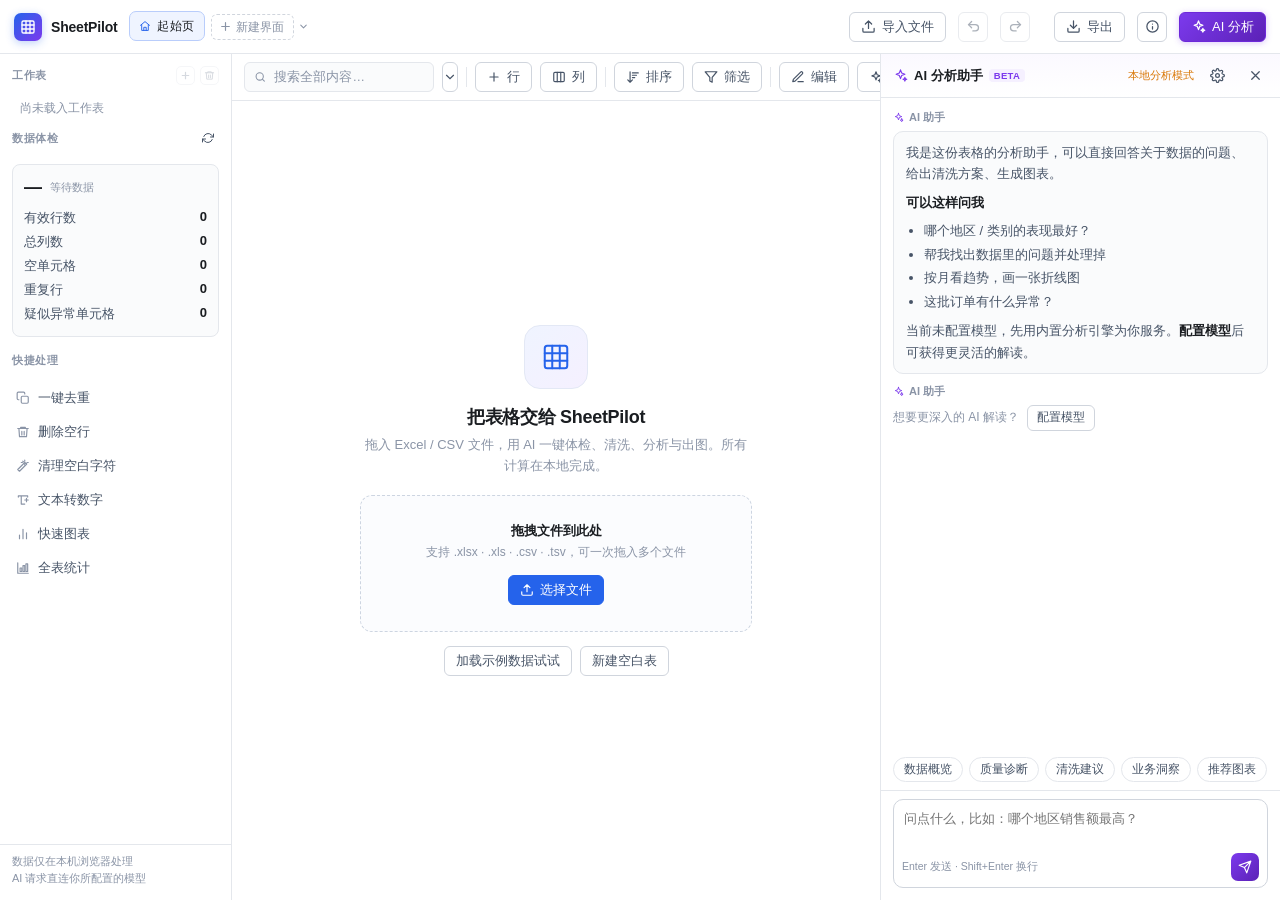
<file: 02_sheetpilot/index.html>
<!DOCTYPE html>
<html lang="zh-CN">
<head>
<meta charset="UTF-8" />
<meta name="viewport" content="width=device-width, initial-scale=1.0" />
<title>SheetPilot · Excel AI 处理工具</title>
<link rel="icon" href="data:image/svg+xml,%3Csvg xmlns='http://www.w3.org/2000/svg' viewBox='0 0 32 32'%3E%3Crect width='32' height='32' rx='7' fill='%232563eb'/%3E%3Cpath d='M7 11h18M7 16h18M7 21h18M12 7v18M20 7v18' stroke='white' stroke-width='1.6' fill='none'/%3E%3C/svg%3E" />
<link rel="stylesheet" href="styles.css" />
</head>
<body>
<svg width="0" height="0" style="position:absolute" aria-hidden="true">
  <defs>
    <symbol id="i-grid" viewBox="0 0 24 24"><rect x="3" y="3" width="18" height="18" rx="2"/><path d="M3 9h18M3 15h18M9 3v18M15 3v18"/></symbol>
    <symbol id="i-home" viewBox="0 0 24 24"><path d="M3 10.6 12 3.2l9 7.4"/><path d="M5.4 9.6V20.8h13.2V9.6"/><path d="M9.6 20.8v-6.2h4.8v6.2"/></symbol>
    <symbol id="i-upload" viewBox="0 0 24 24"><path d="M21 15v4a2 2 0 0 1-2 2H5a2 2 0 0 1-2-2v-4"/><path d="M17 8l-5-5-5 5M12 3v12"/></symbol>
    <symbol id="i-download" viewBox="0 0 24 24"><path d="M21 15v4a2 2 0 0 1-2 2H5a2 2 0 0 1-2-2v-4"/><path d="M7 10l5 5 5-5M12 15V3"/></symbol>
    <symbol id="i-undo" viewBox="0 0 24 24"><path d="M9 14L4 9l5-5"/><path d="M4 9h11a5 5 0 0 1 0 10h-4"/></symbol>
    <symbol id="i-redo" viewBox="0 0 24 24"><path d="M15 14l5-5-5-5"/><path d="M20 9H9a5 5 0 0 0 0 10h4"/></symbol>
    <symbol id="i-sparkles" viewBox="0 0 24 24"><path d="M12 3l1.9 5.1L19 10l-5.1 1.9L12 17l-1.9-5.1L5 10l5.1-1.9L12 3z"/><path d="M19 15l.9 2.1L22 18l-2.1.9L19 21l-.9-2.1L16 18l2.1-.9L19 15z"/></symbol>
    <symbol id="i-settings" viewBox="0 0 24 24"><circle cx="12" cy="12" r="3"/><path d="M19.4 15a1.65 1.65 0 0 0 .33 1.82l.06.06a2 2 0 1 1-2.83 2.83l-.06-.06a1.65 1.65 0 0 0-1.82-.33 1.65 1.65 0 0 0-1 1.51V21a2 2 0 1 1-4 0v-.09A1.65 1.65 0 0 0 9 19.4a1.65 1.65 0 0 0-1.82.33l-.06.06a2 2 0 1 1-2.83-2.83l.06-.06a1.65 1.65 0 0 0 .33-1.82 1.65 1.65 0 0 0-1.51-1H3a2 2 0 1 1 0-4h.09A1.65 1.65 0 0 0 4.6 9a1.65 1.65 0 0 0-.33-1.82l-.06-.06a2 2 0 1 1 2.83-2.83l.06.06A1.65 1.65 0 0 0 9 4.6a1.65 1.65 0 0 0 1-1.51V3a2 2 0 1 1 4 0v.09a1.65 1.65 0 0 0 1 1.51 1.65 1.65 0 0 0 1.82-.33l.06-.06a2 2 0 1 1 2.83 2.83l-.06.06A1.65 1.65 0 0 0 19.4 9a1.65 1.65 0 0 0 1.51 1H21a2 2 0 1 1 0 4h-.09a1.65 1.65 0 0 0-1.51 1z"/></symbol>
    <symbol id="i-search" viewBox="0 0 24 24"><circle cx="11" cy="11" r="7"/><path d="M20 20l-3.5-3.5"/></symbol>
    <symbol id="i-plus" viewBox="0 0 24 24"><path d="M12 5v14M5 12h14"/></symbol>
    <symbol id="i-trash" viewBox="0 0 24 24"><path d="M3 6h18M8 6V4h8v2M19 6l-1 14H6L5 6"/><path d="M10 11v6M14 11v6"/></symbol>
    <symbol id="i-filter" viewBox="0 0 24 24"><path d="M22 3H2l8 9.5V19l4 2v-8.5L22 3z"/></symbol>
    <symbol id="i-chart" viewBox="0 0 24 24"><path d="M18 20V10M12 20V4M6 20v-6"/></symbol>
    <symbol id="i-dedupe" viewBox="0 0 24 24"><rect x="9" y="9" width="12" height="12" rx="2"/><path d="M5 15H4a2 2 0 0 1-2-2V4a2 2 0 0 1 2-2h9a2 2 0 0 1 2 2v1"/></symbol>
    <symbol id="i-x" viewBox="0 0 24 24"><path d="M18 6L6 18M6 6l12 12"/></symbol>
    <symbol id="i-send" viewBox="0 0 24 24"><path d="M22 2L11 13M22 2l-7 20-4-9-9-4 20-7z"/></symbol>
    <symbol id="i-chev-left" viewBox="0 0 24 24"><path d="M15 18l-6-6 6-6"/></symbol>
    <symbol id="i-chev-right" viewBox="0 0 24 24"><path d="M9 18l6-6-6-6"/></symbol>
    <symbol id="i-chev-down" viewBox="0 0 24 24"><path d="M6 9l6 6 6-6"/></symbol>
    <symbol id="i-panel" viewBox="0 0 24 24"><rect x="3" y="3" width="18" height="18" rx="2"/><path d="M15 3v18"/></symbol>
    <symbol id="i-more" viewBox="0 0 24 24"><circle cx="12" cy="5" r="1"/><circle cx="12" cy="12" r="1"/><circle cx="12" cy="19" r="1"/></symbol>
    <symbol id="i-wand" viewBox="0 0 24 24"><path d="M15 4V2M15 10V8M11 6H9M21 6h-2M18.5 8.5L17 7M11.5 3.5L13 5"/><path d="M3 21l12-12 3 3L6 24z" transform="translate(0,-3)"/></symbol>
    <symbol id="i-check" viewBox="0 0 24 24"><path d="M20 6L9 17l-5-5"/></symbol>
    <symbol id="i-refresh" viewBox="0 0 24 24"><path d="M23 4v6h-6M1 20v-6h6"/><path d="M3.5 9a9 9 0 0 1 14.9-3.4L23 10M1 14l4.6 4.4A9 9 0 0 0 20.5 15"/></symbol>
    <symbol id="i-sort-asc" viewBox="0 0 24 24"><path d="M11 5h10M11 9h7M11 13h4M3 17l4 4 4-4M7 21V3"/></symbol>
    <symbol id="i-sort-desc" viewBox="0 0 24 24"><path d="M11 5h4M11 9h7M11 13h10M3 7l4-4 4 4M7 3v18"/></symbol>
    <symbol id="i-columns" viewBox="0 0 24 24"><rect x="3" y="4" width="18" height="16" rx="2"/><path d="M9 4v16M15 4v16"/></symbol>
    <symbol id="i-info" viewBox="0 0 24 24"><circle cx="12" cy="12" r="9"/><path d="M12 16v-4M12 8h.01"/></symbol>
    <symbol id="i-copy" viewBox="0 0 24 24"><rect x="9" y="9" width="12" height="12" rx="2"/><path d="M5 15H4a2 2 0 0 1-2-2V4a2 2 0 0 1 2-2h9a2 2 0 0 1 2 2v1"/></symbol>
    <symbol id="i-types" viewBox="0 0 24 24"><path d="M4 7V5h16v2M9 5v14M15 19h-6"/><path d="M15 12h6M18 9v6"/></symbol>
    <symbol id="i-stats" viewBox="0 0 24 24"><path d="M3 3v18h18"/><rect x="7" y="12" width="3" height="6"/><rect x="12" y="8" width="3" height="10"/><rect x="17" y="5" width="3" height="13"/></symbol>
    <symbol id="i-edit" viewBox="0 0 24 24"><path d="M12 20h9"/><path d="M16.5 3.5a2.1 2.1 0 0 1 3 3L7 19l-4 1 1-4z"/></symbol>
  </defs>
</svg>

<div class="app">
  <header class="topbar">
    <div class="brand">
      <div class="brand-mark"><svg width="16" height="16" fill="none" stroke="currentColor" stroke-width="2" stroke-linecap="round"><use href="#i-grid"/></svg></div>
      <div class="brand-name">SheetPilot<span>Excel + AI</span></div>
    </div>

    <div class="tabbar">
      <div class="file-tabs" id="fileTabs"></div>
      <button class="tab-add" id="btnNewTab" title="新建一个空白界面（Ctrl+T）">
        <svg width="13" height="13" fill="none" stroke="currentColor" stroke-width="2.2" stroke-linecap="round"><use href="#i-plus"/></svg>
        <span class="tab-add-tx">新建界面</span>
      </button>
      <button class="tab-more" id="btnNewMore" title="更多：导入文件 / 示例数据 / 在新窗口打开">
        <svg width="11" height="11" fill="none" stroke="currentColor" stroke-width="2.2" stroke-linecap="round" stroke-linejoin="round"><use href="#i-chev-down"/></svg>
      </button>
    </div>

    <button class="btn" id="btnImport"><svg width="15" height="15" fill="none" stroke="currentColor" stroke-width="2" stroke-linecap="round" stroke-linejoin="round"><use href="#i-upload"/></svg>导入文件</button>
    <button class="btn icon-only" id="btnUndo" title="撤销 (Ctrl+Z)" disabled><svg width="15" height="15" fill="none" stroke="currentColor" stroke-width="2" stroke-linecap="round" stroke-linejoin="round"><use href="#i-undo"/></svg></button>
    <button class="btn icon-only" id="btnRedo" title="重做 (Ctrl+Shift+Z)" disabled><svg width="15" height="15" fill="none" stroke="currentColor" stroke-width="2" stroke-linecap="round" stroke-linejoin="round"><use href="#i-redo"/></svg></button>
    <div class="divider"></div>
    <button class="btn" id="btnExport"><svg width="15" height="15" fill="none" stroke="currentColor" stroke-width="2" stroke-linecap="round" stroke-linejoin="round"><use href="#i-download"/></svg>导出</button>
    <button class="btn icon-only" id="btnHelp" title="使用说明"><svg width="15" height="15" fill="none" stroke="currentColor" stroke-width="2" stroke-linecap="round" stroke-linejoin="round"><use href="#i-info"/></svg></button>
    <button class="btn ai" id="btnAIToggle"><svg width="15" height="15" fill="none" stroke="currentColor" stroke-width="2" stroke-linecap="round" stroke-linejoin="round"><use href="#i-sparkles"/></svg>AI 分析</button>
    <input type="file" id="fileInput" accept=".xlsx,.xls,.xlsm,.csv,.txt,.tsv" multiple class="hidden" />
  </header>

  <div class="body">
    <!-- ============ sidebar ============ -->
    <aside class="sidebar" id="sidebar">
      <div class="side-section">
        <div class="side-label">
          <span>工作表</span>
          <span class="side-ops">
            <span id="sheetCount"></span>
            <button class="mini" id="btnAddSheet" title="新建工作表">
              <svg width="11" height="11" fill="none" stroke="currentColor" stroke-width="2.6" stroke-linecap="round"><use href="#i-plus"/></svg>
            </button>
            <button class="mini" id="btnDelSheet" title="删除当前工作表">
              <svg width="11" height="11" fill="none" stroke="currentColor" stroke-width="2" stroke-linecap="round" stroke-linejoin="round"><use href="#i-trash"/></svg>
            </button>
          </span>
        </div>
        <div class="sheet-list" id="sheetList"></div>
      </div>
      <div class="side-section" style="padding-top:0">
        <div class="side-label"><span>数据体检</span>
          <button class="btn ghost sm" id="btnRecheck" title="重新检测" style="height:20px;padding:0 4px"><svg width="12" height="12" fill="none" stroke="currentColor" stroke-width="2" stroke-linecap="round"><use href="#i-refresh"/></svg></button>
        </div>
      </div>
      <div class="health-card" id="healthCard">
        <div class="health-score">
          <div class="score-ring" id="healthScore">100<small>/100</small></div>
          <div style="font-size:11px;color:var(--muted);line-height:1.4" id="healthNote">等待数据</div>
        </div>
        <div class="health-row"><span>有效行数</span><b id="hRows">0</b></div>
        <div class="health-row"><span>总列数</span><b id="hCols">0</b></div>
        <div class="health-row"><span>空单元格</span><b id="hEmpty">0</b></div>
        <div class="health-row"><span>重复行</span><b id="hDup">0</b></div>
        <div class="health-row"><span>疑似异常单元格</span><b id="hOutlier">0</b></div>
      </div>
      <div class="side-label" style="padding:4px 12px 6px">快捷处理</div>
      <div class="quick-actions">
        <button class="qa" data-action="dedupe"><svg width="14" height="14" fill="none" stroke="currentColor" stroke-width="2" stroke-linecap="round" stroke-linejoin="round"><use href="#i-dedupe"/></svg>一键去重</button>
        <button class="qa" data-action="dropEmpty"><svg width="14" height="14" fill="none" stroke="currentColor" stroke-width="2" stroke-linecap="round" stroke-linejoin="round"><use href="#i-trash"/></svg>删除空行</button>
        <button class="qa" data-action="trim"><svg width="14" height="14" fill="none" stroke="currentColor" stroke-width="2" stroke-linecap="round" stroke-linejoin="round"><use href="#i-wand"/></svg>清理空白字符</button>
        <button class="qa" data-action="numeric"><svg width="14" height="14" fill="none" stroke="currentColor" stroke-width="2" stroke-linecap="round" stroke-linejoin="round"><use href="#i-types"/></svg>文本转数字</button>
        <button class="qa" data-action="chart"><svg width="14" height="14" fill="none" stroke="currentColor" stroke-width="2" stroke-linecap="round" stroke-linejoin="round"><use href="#i-chart"/></svg>快速图表</button>
        <button class="qa" data-action="stats"><svg width="14" height="14" fill="none" stroke="currentColor" stroke-width="2" stroke-linecap="round" stroke-linejoin="round"><use href="#i-stats"/></svg>全表统计</button>
      </div>
      <div style="flex:1"></div>
      <div style="padding:8px 12px 12px;border-top:1px solid var(--border);color:var(--muted);font-size:11px;line-height:1.6">
        数据仅在本机浏览器处理<br/>AI 请求直连你所配置的模型
      </div>
    </aside>

    <!-- ============ main ============ -->
    <section class="main">
      <div class="toolbar">
        <div class="search-box">
          <svg width="14" height="14" fill="none" stroke="currentColor" stroke-width="2" stroke-linecap="round"><use href="#i-search"/></svg>
          <input type="text" id="globalSearch" placeholder="搜索全部内容…" />
        </div>
        <button class="btn icon-only" id="btnFindNext" title="下一个匹配"><svg width="14" height="14" fill="none" stroke="currentColor" stroke-width="2" stroke-linecap="round"><use href="#i-chev-down"/></svg></button>
        <div class="divider"></div>
        <button class="btn" id="btnAddRow"><svg width="14" height="14" fill="none" stroke="currentColor" stroke-width="2" stroke-linecap="round"><use href="#i-plus"/></svg>行</button>
        <button class="btn" id="btnAddCol"><svg width="14" height="14" fill="none" stroke="currentColor" stroke-width="2" stroke-linecap="round"><use href="#i-columns"/></svg>列</button>
        <div class="divider"></div>
        <button class="btn" id="btnSortAsc"><svg width="14" height="14" fill="none" stroke="currentColor" stroke-width="2" stroke-linecap="round" stroke-linejoin="round"><use href="#i-sort-asc"/></svg>排序</button>
        <button class="btn" id="btnFilterAll"><svg width="14" height="14" fill="none" stroke="currentColor" stroke-width="2" stroke-linecap="round" stroke-linejoin="round"><use href="#i-filter"/></svg>筛选<span id="filterCount" class="type-tag num" style="display:none"></span></button>
        <button class="btn" id="btnClearFilters" style="display:none">清除筛选</button>
        <div class="divider"></div>
        <button class="btn" id="btnEditMode" title="编辑模式：开启后单击单元格即可直接修改内容（关闭时双击修改）"><svg width="14" height="14" fill="none" stroke="currentColor" stroke-width="2" stroke-linecap="round" stroke-linejoin="round"><use href="#i-edit"/></svg>编辑</button>
        <button class="btn" id="btnAIQuick"><svg width="14" height="14" fill="none" stroke="currentColor" stroke-width="2" stroke-linecap="round" stroke-linejoin="round"><use href="#i-sparkles"/></svg>智能洞察</button>
        <div class="pager" id="pager">
          <span class="page-info" id="pageInfo">—</span>
          <button id="btnPrev"><svg width="14" height="14" fill="none" stroke="currentColor" stroke-width="2" stroke-linecap="round"><use href="#i-chev-left"/></svg></button>
          <button id="btnNext"><svg width="14" height="14" fill="none" stroke="currentColor" stroke-width="2" stroke-linecap="round"><use href="#i-chev-right"/></svg></button>
          <select id="pageSize" style="height:26px;border:1px solid var(--border);border-radius:5px;background:#fff;font-size:11.5px;padding:0 2px">
            <option value="25">25</option><option value="50" selected>50</option><option value="100">100</option><option value="200">200</option>
          </select>
        </div>
      </div>

      <div class="blank-hint" id="blankHint">
        <svg width="13" height="13" fill="none" stroke="currentColor" stroke-width="1.8" stroke-linecap="round" stroke-linejoin="round"><use href="#i-grid"/></svg>
        <span>这是一张空白工作表</span>
        <span class="bh-tip">双击任意单元格直接录入，或用上方「导入文件」打开一张表</span>
      </div>

      <div class="table-wrap" id="tableWrap">
        <table class="grid" id="grid"></table>
        <div class="empty-state" id="emptyState">
          <div class="empty-inner">
            <div class="empty-icon"><svg width="30" height="30" fill="none" stroke="currentColor" stroke-width="1.6" stroke-linecap="round" stroke-linejoin="round"><use href="#i-grid"/></svg></div>
            <h2>把表格交给 SheetPilot</h2>
            <p>拖入 Excel / CSV 文件，用 AI 一键体检、清洗、分析与出图。所有计算在本地完成。</p>
            <div class="drop-zone" id="dropZone">
              <div class="dz-main">拖拽文件到此处</div>
              <div class="dz-sub">支持 .xlsx · .xls · .csv · .tsv，可一次拖入多个文件</div>
              <button class="btn primary" id="btnPick"><svg width="14" height="14" fill="none" stroke="currentColor" stroke-width="2" stroke-linecap="round" stroke-linejoin="round"><use href="#i-upload"/></svg>选择文件</button>
            </div>
            <div class="empty-row">
              <button class="btn" id="btnSample">加载示例数据试试</button>
              <button class="btn" id="btnBlank">新建空白表</button>
            </div>
            <div class="panel-tip" id="panelTip" style="display:none"></div>
          </div>
        </div>
      </div>
    </section>

    <!-- ============ AI panel ============ -->
    <aside class="ai-panel" id="aiPanel">
      <div class="ai-head">
        <div class="t">
          <svg width="15" height="15" fill="none" stroke="currentColor" stroke-width="1.8" stroke-linecap="round" stroke-linejoin="round" style="color:var(--ai)"><use href="#i-sparkles"/></svg>
          AI 分析助手 <span class="badge">BETA</span>
        </div>
        <span class="ai-model" id="aiModelTag">未配置</span>
        <button class="btn ghost icon-only" id="btnAISettings" title="模型设置"><svg width="15" height="15" fill="none" stroke="currentColor" stroke-width="2" stroke-linecap="round" stroke-linejoin="round"><use href="#i-settings"/></svg></button>
        <button class="btn ghost icon-only" id="btnAIClose" title="收起"><svg width="15" height="15" fill="none" stroke="currentColor" stroke-width="2" stroke-linecap="round"><use href="#i-x"/></svg></button>
      </div>
      <div class="ai-body" id="aiBody"></div>
      <div class="quick-chips" id="quickChips">
        <button class="chip" data-prompt="overview">数据概览</button>
        <button class="chip" data-prompt="quality">质量诊断</button>
        <button class="chip" data-prompt="clean">清洗建议</button>
        <button class="chip" data-prompt="insight">业务洞察</button>
        <button class="chip" data-prompt="chart">推荐图表</button>
      </div>
      <div class="ai-input-wrap">
        <div class="ai-input-box">
          <textarea id="aiInput" rows="1" placeholder="问点什么，比如：哪个地区销售额最高？"></textarea>
          <div class="ai-input-foot">
            <span class="hint">Enter 发送 · Shift+Enter 换行</span>
            <button class="send-btn" id="btnSend" title="发送"><svg width="14" height="14" fill="none" stroke="currentColor" stroke-width="2" stroke-linecap="round" stroke-linejoin="round"><use href="#i-send"/></svg></button>
          </div>
        </div>
      </div>
    </aside>
  </div>
</div>

<div class="toast-wrap" id="toastWrap"></div>
<div id="layerRoot"></div>

<script src="vendor/xlsx.full.min.js"></script>
<script src="app.js"></script>
<script src="ai.js"></script>
</body>
</html>
</file>
<file: 02_sheetpilot/styles.css>
:root {
  --bg: #f5f6f8;
  --panel: #ffffff;
  --panel-2: #fafbfc;
  --border: #e4e7ec;
  --border-strong: #d0d5dd;
  --text: #1a1d21;
  --text-2: #475467;
  --muted: #8a94a6;
  --primary: #2563eb;
  --primary-soft: #eff4ff;
  --ai: #7c3aed;
  --ai-soft: #f5f0ff;
  --green: #0f9d58;
  --red: #dc2626;
  --amber: #d97706;
  --shadow-sm: 0 1px 2px rgba(16, 24, 40, .06);
  --shadow: 0 4px 16px rgba(16, 24, 40, .08);
  --shadow-lg: 0 12px 40px rgba(16, 24, 40, .16);
  --radius: 8px;
  --font: "Inter", -apple-system, BlinkMacSystemFont, "Segoe UI", "PingFang SC", "Microsoft YaHei", sans-serif;
  --mono: "SFMono-Regular", "JetBrains Mono", Consolas, "Courier New", monospace;
}

* { box-sizing: border-box; }
html, body { height: 100%; margin: 0; }
body {
  font-family: var(--font);
  background: var(--bg);
  color: var(--text);
  font-size: 13px;
  -webkit-font-smoothing: antialiased;
  overflow: hidden;
}
button, input, select, textarea { font-family: inherit; font-size: inherit; color: inherit; }
button { cursor: pointer; }
::-webkit-scrollbar { width: 10px; height: 10px; }
::-webkit-scrollbar-thumb { background: #c9cfd9; border-radius: 6px; border: 2px solid transparent; background-clip: padding-box; }
::-webkit-scrollbar-thumb:hover { background: #adb5c2; background-clip: padding-box; border: 2px solid transparent; }
::-webkit-scrollbar-track { background: transparent; }

/* ---------- app shell ---------- */
.app { height: 100vh; display: flex; flex-direction: column; }

.topbar {
  height: 54px;
  flex: 0 0 54px;
  background: var(--panel);
  border-bottom: 1px solid var(--border);
  display: flex;
  align-items: center;
  gap: 12px;
  padding: 0 14px;
  z-index: 30;
}
.brand { display: flex; align-items: center; gap: 9px; user-select: none; flex: 0 0 auto; white-space: nowrap; }
.brand-mark {
  width: 28px; height: 28px; border-radius: 7px;
  background: linear-gradient(135deg, #2563eb, #7c3aed);
  display: grid; place-items: center; color: #fff;
  box-shadow: 0 2px 8px rgba(37, 99, 235, .3);
}
.brand-name { font-weight: 700; font-size: 14px; letter-spacing: -.2px; }
.brand-name span { color: var(--muted); font-weight: 500; margin-left: 5px; font-size: 12px; }

/* ============ 多文件标签栏 ============ */
.tabbar { display: flex; align-items: center; gap: 6px; flex: 1 1 auto; min-width: 0; }
.file-tabs {
  display: flex; align-items: center; gap: 5px;
  min-width: 0; overflow-x: auto; overflow-y: hidden;
  padding: 3px 0 4px;
  scrollbar-width: thin;
}
.file-tabs::-webkit-scrollbar { height: 3px; }
.file-tabs::-webkit-scrollbar-thumb { background: var(--border-strong); border-radius: 3px; }
.file-tabs::-webkit-scrollbar-track { background: transparent; }

.file-tab {
  display: flex; align-items: center; gap: 6px;
  height: 30px; padding: 0 5px 0 9px;
  background: var(--panel-2);
  border: 1px solid var(--border);
  border-radius: 7px;
  color: var(--text-2);
  font-size: 12px;
  flex: 0 0 auto;
  max-width: 250px;
  cursor: pointer;
  user-select: none;
  transition: background .12s, border-color .12s, color .12s;
}
.file-tab:hover { background: #f2f4f7; }
.file-tab.active {
  background: var(--primary-soft);
  border-color: #b9cdfb;
  color: var(--text);
  font-weight: 600;
}
.file-tab > svg { flex: 0 0 auto; color: var(--muted); }
.file-tab.active > svg { color: var(--primary); }
.file-tab .name {
  overflow: hidden; text-overflow: ellipsis; white-space: nowrap;
  max-width: 132px;
}
.file-tab .stat { font-size: 10.5px; color: var(--muted); font-weight: 400; flex: 0 0 auto; letter-spacing: -.2px; }
.file-tab .dirty {
  width: 5px; height: 5px; border-radius: 50%; background: var(--amber);
  flex: 0 0 auto; margin-left: -2px;
}
.file-tab .tx {
  width: 17px; height: 17px; padding: 0; border: 0; border-radius: 4px;
  background: transparent; color: var(--muted);
  display: grid; place-items: center; cursor: pointer;
  flex: 0 0 auto; opacity: 0; transition: opacity .12s, background .12s, color .12s;
}
.file-tab:hover .tx, .file-tab.active .tx { opacity: 1; }
.file-tab .tx:hover { background: rgba(16, 24, 40, .08); color: var(--red); }

/* 起始页标签：常驻最左侧，随时可以切回空状态 */
.file-tab.home { padding-right: 10px; color: var(--muted); }
.file-tab.home .name { max-width: none; font-weight: 500; letter-spacing: .2px; }
.file-tab.home.active { color: var(--text); font-weight: 600; }
.file-tab.home.active > svg { color: var(--primary); }

.tab-add {
  height: 26px; flex: 0 0 auto;
  display: inline-flex; align-items: center; gap: 4px;
  padding: 0 9px 0 7px; border-radius: 6px;
  background: transparent;
  border: 1px dashed var(--border-strong);
  color: var(--muted);
  cursor: pointer;
  transition: all .12s;
}
.tab-add-tx { font-size: 12px; line-height: 1; white-space: nowrap; }
.tab-add:hover { background: var(--panel-2); border-color: var(--primary); color: var(--primary); }

/* 加号旁的小箭头：收起全部入口到一个下拉里 */
.tab-more {
  width: 15px; height: 26px; flex: 0 0 auto;
  display: grid; place-items: center;
  margin-left: -4px;
  padding: 0; border-radius: 5px;
  background: transparent; border: 0;
  color: var(--muted);
  cursor: pointer;
  transition: color .12s, background .12s;
}
.tab-more:hover { background: var(--panel-2); color: var(--primary); }

/* 头部按钮不随标签栏挤压 */
.topbar > .btn { flex: 0 0 auto; }

/* 窄屏：收起品牌副标题，把空间留给文件标签 */
@media (max-width: 1460px) {
  .brand-name span { display: none; }
}
/* 更窄（如内置浏览器侧栏）：只留图标，保证「新建界面」四个字和标签都放得下 */
@media (max-width: 900px) {
  .brand-name { display: none; }
  .brand { gap: 0; }
}
@media (max-width: 1180px) {
  .file-tab .stat { display: none; }
}

.spacer { flex: 1; }

.btn {
  display: inline-flex; align-items: center; gap: 6px;
  height: 30px; padding: 0 11px;
  background: var(--panel);
  border: 1px solid var(--border-strong);
  border-radius: 6px;
  color: var(--text-2);
  font-weight: 500;
  white-space: nowrap;
  transition: background .12s, border-color .12s, color .12s;
}
.btn:hover { background: #f9fafb; border-color: #b8c0cc; color: var(--text); }
.btn:active { background: #f2f4f7; }
.btn:disabled { opacity: .45; cursor: not-allowed; }
.btn.icon-only { padding: 0; width: 30px; justify-content: center; }
.btn.primary { background: var(--primary); border-color: var(--primary); color: #fff; }
.btn.primary:hover { background: #1d4ed8; border-color: #1d4ed8; color: #fff; }
.btn.ai {
  background: linear-gradient(135deg, #7c3aed, #5b21b6);
  border-color: #6d28d9; color: #fff;
  box-shadow: 0 1px 6px rgba(124, 58, 237, .28);
}
.btn.ai:hover { filter: brightness(1.06); color: #fff; }
.btn.ghost { border-color: transparent; background: transparent; }
.btn.ghost:hover { background: #f2f4f7; border-color: transparent; }
.btn.sm { height: 26px; padding: 0 9px; font-size: 12px; }
.btn.active { background: var(--primary-soft); border-color: #bfd3ff; color: var(--primary); }

/* ---------- body layout ---------- */
.body { flex: 1; display: flex; min-height: 0; }

.sidebar {
  width: 232px; flex: 0 0 232px;
  background: var(--panel);
  border-right: 1px solid var(--border);
  display: flex; flex-direction: column;
  min-height: 0;
  transition: margin-left .2s ease;
}
.sidebar.collapsed { margin-left: -232px; }
.side-section { padding: 12px 12px 4px; }
.side-label {
  font-size: 11px; font-weight: 600; color: var(--muted);
  text-transform: uppercase; letter-spacing: .6px;
  margin-bottom: 8px; display: flex; justify-content: space-between; align-items: center;
}
.sheet-list { display: flex; flex-direction: column; gap: 2px; overflow-y: auto; max-height: 240px; }

/* 工作表标题行右侧的新建 / 删除 */
.side-ops { display: flex; align-items: center; gap: 5px; }
.side-ops #sheetCount { margin-right: 1px; }
.mini {
  width: 19px; height: 19px; padding: 0;
  display: grid; place-items: center;
  border: 1px solid var(--border); border-radius: 5px;
  background: var(--panel); color: var(--muted);
  cursor: pointer; transition: all .12s;
}
.mini:hover { border-color: var(--primary); color: var(--primary); background: var(--primary-soft); }
.mini:active { transform: scale(.94); }
.mini:disabled { opacity: .35; cursor: not-allowed; }
.mini:disabled:hover { border-color: var(--border); color: var(--muted); background: var(--panel); }
.sheet-item {
  display: flex; align-items: center; gap: 8px;
  padding: 7px 8px; border-radius: 6px; cursor: pointer;
  color: var(--text-2); border: 1px solid transparent;
}
.sheet-item:hover { background: var(--panel-2); }
.sheet-item.active { background: var(--primary-soft); color: var(--primary); border-color: #dbe6ff; font-weight: 600; }
.sheet-item .meta { margin-left: auto; font-size: 11px; color: var(--muted); font-weight: 400; }

.health-card {
  margin: 4px 12px 12px; padding: 10px 11px;
  background: var(--panel-2); border: 1px solid var(--border);
  border-radius: var(--radius);
}
.health-row { display: flex; justify-content: space-between; padding: 3px 0; color: var(--text-2); }
.health-row b { color: var(--text); font-weight: 600; }
.health-row .bad { color: var(--red); }
.health-row .warn { color: var(--amber); }
.health-score {
  display: flex; align-items: center; gap: 8px;
  margin: 2px 0 8px;
}
.score-ring { font-weight: 700; font-size: 18px; letter-spacing: -.5px; }
.score-ring small { font-size: 11px; color: var(--muted); font-weight: 500; }

.quick-actions { display: flex; flex-direction: column; gap: 2px; padding: 0 8px 12px; }
.quick-actions .qa {
  display: flex; align-items: center; gap: 8px;
  padding: 7px 8px; border-radius: 6px; border: none; background: transparent;
  color: var(--text-2); text-align: left; width: 100%;
}
.quick-actions .qa:hover { background: var(--panel-2); color: var(--text); }
.quick-actions .qa svg { color: var(--muted); flex: 0 0 auto; }

/* ---------- main ---------- */
.main { flex: 1; display: flex; flex-direction: column; min-width: 0; min-height: 0; position: relative; }

.toolbar {
  display: flex; align-items: center; gap: 8px;
  padding: 8px 12px;
  background: var(--panel);
  border-bottom: 1px solid var(--border);
  flex-wrap: nowrap;
  overflow-x: auto;
  scrollbar-width: none;
}
.toolbar::-webkit-scrollbar { display: none; }
.toolbar .divider { width: 1px; height: 20px; background: var(--border); flex: 0 0 auto; }

.search-box {
  display: flex; align-items: center; gap: 6px;
  height: 30px; padding: 0 9px;
  background: var(--panel-2);
  border: 1px solid var(--border);
  border-radius: 6px;
  width: 190px; flex: 0 0 auto;
  color: var(--muted);
}
.search-box:focus-within { border-color: #9db8ff; background: #fff; box-shadow: 0 0 0 3px rgba(37,99,235,.08); }
.search-box input { border: none; background: transparent; outline: none; width: 100%; font-size: 12.5px; color: var(--text); }
.search-box input::placeholder { color: var(--muted); }

.pager { display: flex; align-items: center; gap: 4px; margin-left: auto; flex: 0 0 auto; color: var(--text-2); }
.pager .page-info { font-size: 12px; padding: 0 6px; color: var(--text-2); font-variant-numeric: tabular-nums; }
.pager button {
  width: 24px; height: 24px; border-radius: 5px; border: 1px solid var(--border);
  background: #fff; display: grid; place-items: center; color: var(--text-2);
}
.pager button:disabled { opacity: .4; cursor: default; }
.pager button:not(:disabled):hover { background: var(--panel-2); }

/* ---------- table ---------- */
/* 全新空白工作表顶部的轻提示（有数据后自动隐藏） */
.blank-hint {
  display: none; align-items: center; gap: 8px;
  padding: 7px 12px;
  font-size: 11.5px; color: var(--text-2);
  background: var(--panel-2);
  border-bottom: 1px solid var(--border);
}
.blank-hint svg { flex: 0 0 auto; color: var(--primary); }
.blank-hint .bh-tip { color: var(--muted); }

.table-wrap { flex: 1; overflow: auto; position: relative; background: var(--panel); }

/* 编辑模式：单击单元格即可改，光标与悬停给出提示 */
.table-wrap.edit-mode td[data-c] { cursor: text; }
.table-wrap.edit-mode td[data-c]:hover { background: #f4f8ff; box-shadow: inset 0 0 0 1px #c7dbff; }
table.grid { border-collapse: separate; border-spacing: 0; table-layout: fixed; }
table.grid thead th {
  position: sticky; top: 0; z-index: 5;
  background: #f8f9fb;
  border-bottom: 1px solid var(--border-strong);
  border-right: 1px solid var(--border);
  padding: 0; height: 56px; vertical-align: bottom;
  font-weight: 600; color: var(--text-2);
  user-select: none;
}
table.grid thead th.corner {
  width: 46px; min-width: 46px;
  position: sticky; left: 0; z-index: 8;
  background: #f4f6f9; color: var(--muted); font-size: 11px;
  text-align: center; vertical-align: middle;
}
.th-inner { padding: 6px 8px 5px; display: flex; flex-direction: column; gap: 2px; }
.th-col { font-size: 10.5px; color: var(--muted); font-weight: 600; letter-spacing: .3px; display: flex; align-items: center; gap: 4px; }
.th-name { display: flex; align-items: center; gap: 3px; font-size: 12.5px; color: var(--text); }
.th-name .txt { overflow: hidden; text-overflow: ellipsis; white-space: nowrap; max-width: 100%; }
.th-menu-btn {
  border: none; background: transparent; padding: 0 2px; border-radius: 4px;
  color: var(--muted); display: grid; place-items: center; opacity: 0;
  transition: opacity .1s;
}
th:hover .th-menu-btn { opacity: 1; }
.th-menu-btn:hover { background: #e8ecf2; color: var(--text); }
.th-tools { display: flex; gap: 2px; align-items: center; margin-left: auto; }
.type-tag {
  font-size: 9.5px; padding: 1px 4px; border-radius: 3px; font-weight: 600;
  letter-spacing: .2px; text-transform: uppercase;
}
.type-tag.num { background: #e8f2ff; color: #1e63c9; }
.type-tag.text { background: #f0f2f5; color: #5a6577; }
.type-tag.date { background: #e9f7ef; color: #0d7a45; }
.type-tag.empty { background: #fdf1e7; color: #a85a10; }
.sort-ind { color: var(--primary); font-size: 10px; }

table.grid tbody td {
  border-bottom: 1px solid #eff1f4;
  border-right: 1px solid #f2f4f7;
  padding: 0 8px; height: 32px;
  white-space: nowrap; overflow: hidden; text-overflow: ellipsis;
  color: var(--text); background: var(--panel);
}
table.grid tbody tr:nth-child(even) td { background: #fcfcfd; }
table.grid tbody tr:hover td { background: #f5f8ff; }
table.grid tbody td.rowhead {
  position: sticky; left: 0; z-index: 4;
  background: #f8f9fb; color: var(--muted);
  text-align: center; font-size: 11px; font-variant-numeric: tabular-nums;
  border-right: 1px solid var(--border);
  cursor: default;
}
table.grid tbody tr:hover td.rowhead { background: #eef2f9; }
table.grid tbody td.cell-selected { background: #e8f0ff !important; box-shadow: inset 0 0 0 2px #a7c1ff; }
table.grid tbody td.cell-active { box-shadow: inset 0 0 0 2px var(--primary); background: #fff !important; }
table.grid tbody td.is-null { color: #c3c9d4; font-style: italic; }
table.grid tbody td.editing { padding: 0; box-shadow: inset 0 0 0 2px var(--primary); }
table.grid tbody td input.cell-input {
  width: 100%; height: 100%; border: none; outline: none;
  padding: 0 8px; font: inherit; background: #fff;
}
td.num, th.num { text-align: right; }
td.num { font-variant-numeric: tabular-nums; }

/* ---------- empty state ---------- */
.empty-state {
  position: absolute; inset: 0;
  display: grid; place-items: center;
  background: var(--panel);
  z-index: 10;
}
.empty-inner { text-align: center; width: 440px; max-width: calc(100% - 40px); padding: 24px; }
.empty-icon {
  width: 64px; height: 64px; margin: 0 auto 16px; border-radius: 16px;
  background: linear-gradient(135deg, #eff4ff, #f5f0ff);
  border: 1px solid #e3e8f5;
  display: grid; place-items: center; color: var(--primary);
}
.empty-inner h2 { font-size: 18px; margin: 0 0 6px; letter-spacing: -.3px; }
.empty-inner p { color: var(--muted); margin: 0 0 18px; line-height: 1.6; }
.drop-zone {
  border: 1.5px dashed #cdd5e1; border-radius: 12px;
  padding: 26px 20px; background: #fbfcfe;
  transition: border-color .15s, background .15s;
}
.drop-zone.dragover { border-color: var(--primary); background: var(--primary-soft); }
.drop-zone .dz-main { font-weight: 600; color: var(--text); margin-bottom: 4px; }
.drop-zone .dz-sub { font-size: 12px; color: var(--muted); margin-bottom: 14px; }
.empty-row { display: flex; gap: 8px; justify-content: center; margin-top: 14px; flex-wrap: wrap; }
.panel-tip { margin-top: 12px; font-size: 11.5px; color: var(--muted); line-height: 1.7; max-width: 420px; margin-left: auto; margin-right: auto; }

/* ---------- AI panel ---------- */
.ai-panel {
  width: 400px; flex: 0 0 400px;
  background: var(--panel);
  border-left: 1px solid var(--border);
  display: flex; flex-direction: column;
  min-height: 0;
  transition: margin-right .2s ease;
}
.ai-panel.collapsed { margin-right: -400px; }
.ai-head {
  height: 44px; flex: 0 0 44px;
  display: flex; align-items: center; gap: 8px;
  padding: 0 10px 0 12px;
  border-bottom: 1px solid var(--border);
  background: linear-gradient(180deg, #fbf9ff, #fff);
}
.ai-head .t { font-weight: 700; font-size: 13px; display: flex; align-items: center; gap: 6px; }
.ai-head .t .badge {
  font-size: 9.5px; font-weight: 700; padding: 1px 5px; border-radius: 4px;
  background: var(--ai-soft); color: var(--ai); letter-spacing: .4px;
}
.ai-model {
  font-size: 11px; color: var(--muted); margin-left: auto;
  max-width: 120px; overflow: hidden; text-overflow: ellipsis; white-space: nowrap;
}
.ai-body { flex: 1; overflow-y: auto; padding: 12px; display: flex; flex-direction: column; gap: 10px; }
.ai-msg { display: flex; flex-direction: column; gap: 6px; animation: fadeUp .18s ease; }
@keyframes fadeUp { from { opacity: 0; transform: translateY(4px); } to { opacity: 1; transform: none; } }
.ai-msg .who {
  font-size: 11px; font-weight: 600; color: var(--muted);
  display: flex; align-items: center; gap: 5px;
}
.ai-bubble {
  background: var(--panel-2); border: 1px solid var(--border);
  border-radius: 10px; padding: 10px 12px;
  line-height: 1.65; color: var(--text-2);
  overflow-wrap: anywhere;
}
.ai-msg.user .ai-bubble {
  background: var(--ai-soft); border-color: #e6dcff; color: #33265c;
}
.ai-msg.user { align-items: flex-end; }
.ai-msg.user .who { color: var(--ai); }
.ai-bubble p { margin: 0 0 7px; }
.ai-bubble p:last-child { margin-bottom: 0; }
.ai-bubble h3, .ai-bubble h4 { margin: 10px 0 6px; font-size: 12.5px; color: var(--text); }
.ai-bubble ul, .ai-bubble ol { margin: 4px 0 8px; padding-left: 18px; }
.ai-bubble li { margin: 2px 0; }
.ai-bubble code {
  background: #eef1f5; padding: 1px 4px; border-radius: 3px;
  font-family: var(--mono); font-size: 11.5px;
}
.ai-bubble strong { color: var(--text); }
.ai-bubble pre {
  background: #f4f6f9; border: 1px solid var(--border); border-radius: 6px;
  padding: 8px 10px; overflow-x: auto; margin: 6px 0;
}
.ai-bubble pre code { background: none; padding: 0; font-size: 11px; line-height: 1.5; white-space: pre; }
.ai-bubble a { color: var(--primary); }
.ai-bubble table { border-collapse: collapse; width: 100%; margin: 6px 0; font-size: 12px; }
.ai-bubble th, .ai-bubble td { border: 1px solid var(--border); padding: 4px 6px; text-align: left; }
.ai-bubble th { background: #f8f9fb; }
.typing { display: inline-flex; gap: 3px; align-items: center; padding: 2px 0; }
.typing i { width: 5px; height: 5px; border-radius: 50%; background: #b7aef0; animation: blink 1.2s infinite; }
.typing i:nth-child(2) { animation-delay: .18s; }
.typing i:nth-child(3) { animation-delay: .36s; }
@keyframes blink { 0%, 60%, 100% { opacity: .3; transform: translateY(0); } 30% { opacity: 1; transform: translateY(-2px); } }

.ai-chart-card { border: 1px solid var(--border); border-radius: 10px; background: #fff; padding: 8px; }
.ai-chart-card .cap { font-size: 11px; color: var(--muted); margin-bottom: 4px; padding-left: 2px; }

.action-card {
  border: 1px solid #e6dcff; background: #fbf9ff;
  border-radius: 10px; padding: 10px;
}
.action-card .ac-title { font-size: 11.5px; font-weight: 700; color: var(--ai); margin-bottom: 7px; display: flex; align-items: center; gap: 5px; }
.action-item {
  display: flex; align-items: flex-start; gap: 7px;
  padding: 6px 7px; border-radius: 6px; background: #fff;
  border: 1px solid #ece5fb; margin-bottom: 5px;
}
.action-item .desc { flex: 1; line-height: 1.5; }
.action-item .desc b { color: var(--text); }
.action-item input[type="checkbox"] { margin-top: 2px; accent-color: var(--ai); }
.action-card .ac-foot { display: flex; gap: 6px; margin-top: 8px; }

.quick-chips { display: flex; flex-wrap: wrap; gap: 6px; padding: 0 12px 8px; }
.chip {
  border: 1px solid var(--border); background: #fff; color: var(--text-2);
  border-radius: 14px; padding: 4px 10px; font-size: 11.5px; white-space: nowrap;
  transition: all .12s;
}
.chip:hover { border-color: #c9b8f5; background: var(--ai-soft); color: var(--ai); }

.ai-input-wrap { padding: 8px 12px 12px; border-top: 1px solid var(--border); background: var(--panel); }
.ai-input-box {
  border: 1px solid var(--border-strong); border-radius: 10px;
  background: #fff; padding: 8px 8px 6px;
  transition: border-color .12s, box-shadow .12s;
}
.ai-input-box:focus-within { border-color: #b9a3f0; box-shadow: 0 0 0 3px rgba(124,58,237,.09); }
.ai-input-box textarea {
  width: 100%; border: none; outline: none; resize: none;
  min-height: 38px; max-height: 120px; line-height: 1.5; font-size: 12.5px;
  background: transparent;
}
.ai-input-foot { display: flex; align-items: center; gap: 6px; margin-top: 4px; }
.ai-input-foot .hint { font-size: 10.5px; color: var(--muted); }
.send-btn {
  margin-left: auto; width: 28px; height: 28px; border-radius: 7px;
  border: none; background: linear-gradient(135deg, #7c3aed, #5b21b6);
  color: #fff; display: grid; place-items: center;
}
.send-btn:disabled { opacity: .4; cursor: not-allowed; }

/* ---------- modal / menu ---------- */
.overlay {
  position: fixed; inset: 0; background: rgba(16,24,40,.38);
  display: grid; place-items: center; z-index: 100;
  animation: fadeIn .12s ease;
}
@keyframes fadeIn { from { opacity: 0; } to { opacity: 1; } }
.modal {
  width: 460px; max-width: calc(100vw - 40px); max-height: calc(100vh - 80px);
  background: #fff; border-radius: 12px; box-shadow: var(--shadow-lg);
  display: flex; flex-direction: column; overflow: hidden;
  animation: pop .16s ease;
}
@keyframes pop { from { opacity: 0; transform: scale(.97) translateY(6px); } to { opacity: 1; transform: none; } }
.modal-head { padding: 14px 16px; border-bottom: 1px solid var(--border); display: flex; align-items: center; gap: 8px; }
.modal-head h3 { margin: 0; font-size: 14px; }
.modal-head .sub { font-size: 11.5px; color: var(--muted); }
.modal-body { padding: 14px 16px; overflow-y: auto; }
.modal-foot { padding: 11px 16px; border-top: 1px solid var(--border); display: flex; gap: 8px; justify-content: flex-end; background: var(--panel-2); }
.field { margin-bottom: 12px; }
.field label { display: block; font-size: 11.5px; font-weight: 600; color: var(--text-2); margin-bottom: 5px; }
.field input[type="text"], .field input[type="password"], .field select, .field textarea {
  width: 100%; height: 32px; padding: 0 9px;
  border: 1px solid var(--border-strong); border-radius: 6px;
  outline: none; background: #fff; font-size: 12.5px;
}
.field textarea { height: auto; padding: 7px 9px; resize: vertical; }
.field input:focus, .field select:focus, .field textarea:focus { border-color: #9db8ff; box-shadow: 0 0 0 3px rgba(37,99,235,.1); }
.field .help { font-size: 11px; color: var(--muted); margin-top: 4px; line-height: 1.5; }
.field-row { display: flex; gap: 8px; }
.field-row > * { flex: 1; }

.menu {
  position: fixed; z-index: 200;
  min-width: 186px; background: #fff;
  border: 1px solid var(--border); border-radius: 9px;
  box-shadow: var(--shadow-lg); padding: 4px;
  animation: pop .1s ease;
}
.menu-item {
  display: flex; align-items: center; gap: 8px;
  padding: 7px 9px; border-radius: 5px; cursor: pointer;
  color: var(--text-2); white-space: nowrap;
}
.menu-item:hover { background: var(--panel-2); color: var(--text); }
.menu-item.danger { color: var(--red); }
.menu-item.danger:hover { background: #fef2f2; }
.menu-item .k { margin-left: auto; font-size: 10.5px; color: var(--muted); font-family: var(--mono); }
.menu-sep { height: 1px; background: var(--border); margin: 4px 2px; }
.menu-label { font-size: 10.5px; color: var(--muted); padding: 5px 9px 3px; font-weight: 600; letter-spacing: .4px; }

.toast-wrap { position: fixed; bottom: 18px; left: 50%; transform: translateX(-50%); z-index: 300; display: flex; flex-direction: column; gap: 8px; align-items: center; pointer-events: none; }
.toast {
  background: #1f2937; color: #fff; padding: 8px 14px; border-radius: 8px;
  font-size: 12.5px; box-shadow: var(--shadow-lg);
  animation: toastIn .2s ease; display: flex; align-items: center; gap: 7px;
}
.toast.err { background: #b42318; }
.toast.ok { background: #067647; }
@keyframes toastIn { from { opacity: 0; transform: translateY(8px); } to { opacity: 1; transform: none; } }

.popover {
  position: fixed; z-index: 210; background: #fff;
  border: 1px solid var(--border); border-radius: 9px;
  box-shadow: var(--shadow-lg); width: 220px;
  display: flex; flex-direction: column; max-height: 340px;
  animation: pop .12s ease;
}
.pop-search { padding: 6px; border-bottom: 1px solid var(--border); }
.pop-search input { width: 100%; height: 26px; border: 1px solid var(--border); border-radius: 5px; padding: 0 7px; outline: none; font-size: 12px; }
.pop-list { overflow-y: auto; padding: 4px; }
.pop-item { display: flex; align-items: center; gap: 7px; padding: 5px 7px; border-radius: 5px; cursor: pointer; font-size: 12px; color: var(--text-2); }
.pop-item:hover { background: var(--panel-2); }
.pop-item input { accent-color: var(--primary); }
.pop-item .cnt { margin-left: auto; color: var(--muted); font-size: 10.5px; }
.pop-foot { display: flex; gap: 6px; padding: 6px; border-top: 1px solid var(--border); }
.pop-foot .btn { flex: 1; justify-content: center; height: 26px; font-size: 12px; }

.stat-pop { width: 250px; }
.stat-pop .row { display: flex; justify-content: space-between; padding: 4px 10px; font-size: 12px; }
.stat-pop .row span { color: var(--muted); }
.stat-pop .row b { font-weight: 600; font-variant-numeric: tabular-nums; }

.busy-mask { position: absolute; inset: 0; background: rgba(255,255,255,.6); display: grid; place-items: center; z-index: 20; font-size: 12px; color: var(--text-2); }

.hidden { display: none !important; }

@media (max-width: 1200px) {
  .sidebar { position: absolute; top: 54px; bottom: 0; left: 0; z-index: 25; box-shadow: var(--shadow); }
  .ai-panel { position: absolute; top: 54px; bottom: 0; right: 0; z-index: 25; box-shadow: var(--shadow-lg); }
}
</file>
